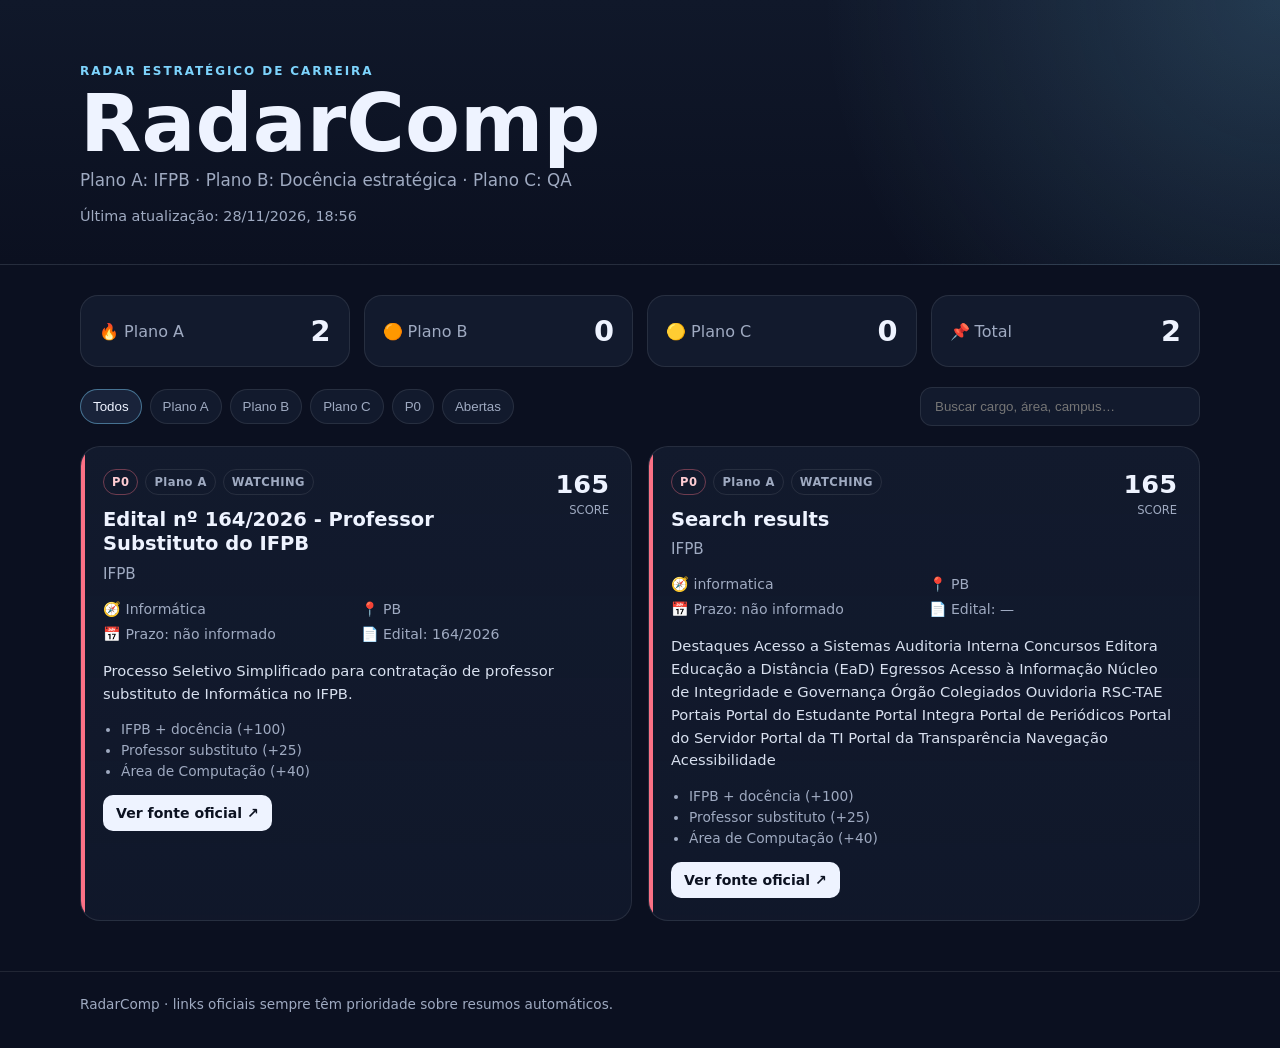
<file: site/index.html>
<!doctype html>
<html lang="pt-BR">
<head>
  <meta charset="utf-8">
  <meta name="viewport" content="width=device-width, initial-scale=1">
  <meta name="description" content="RadarComp — radar estratégico de oportunidades em Computação">
  <title>RadarComp</title>
  <link rel="stylesheet" href="css/styles.css">
</head>
<body>
  <header class="hero">
    <div class="container">
      <div class="eyebrow">RADAR ESTRATÉGICO DE CARREIRA</div>
      <h1>RadarComp</h1>
      <p>Plano A: IFPB · Plano B: Docência estratégica · Plano C: QA</p>
      <div id="last-update" class="last-update">Carregando atualização…</div>
    </div>
  </header>

  <main class="container">
    <section class="summary-grid" aria-label="Resumo">
      <article class="summary-card"><span>🔥 Plano A</span><strong id="count-a">0</strong></article>
      <article class="summary-card"><span>🟠 Plano B</span><strong id="count-b">0</strong></article>
      <article class="summary-card"><span>🟡 Plano C</span><strong id="count-c">0</strong></article>
      <article class="summary-card"><span>📌 Total</span><strong id="count-total">0</strong></article>
    </section>

    <section class="toolbar">
      <div class="filters" id="filters">
        <button class="filter active" data-filter="all">Todos</button>
        <button class="filter" data-filter="A">Plano A</button>
        <button class="filter" data-filter="B">Plano B</button>
        <button class="filter" data-filter="C">Plano C</button>
        <button class="filter" data-filter="P0">P0</button>
        <button class="filter" data-filter="OPEN">Abertas</button>
      </div>
      <input id="search" type="search" placeholder="Buscar cargo, área, campus…" aria-label="Buscar oportunidades">
    </section>

    <section id="opportunities" class="cards" aria-live="polite"></section>
    <div id="empty" class="empty hidden">Nenhuma oportunidade corresponde aos filtros atuais.</div>
  </main>

  <footer>
    <div class="container">RadarComp · links oficiais sempre têm prioridade sobre resumos automáticos.</div>
  </footer>
  <script src="js/app.js"></script>
</body>
</html>
</file>
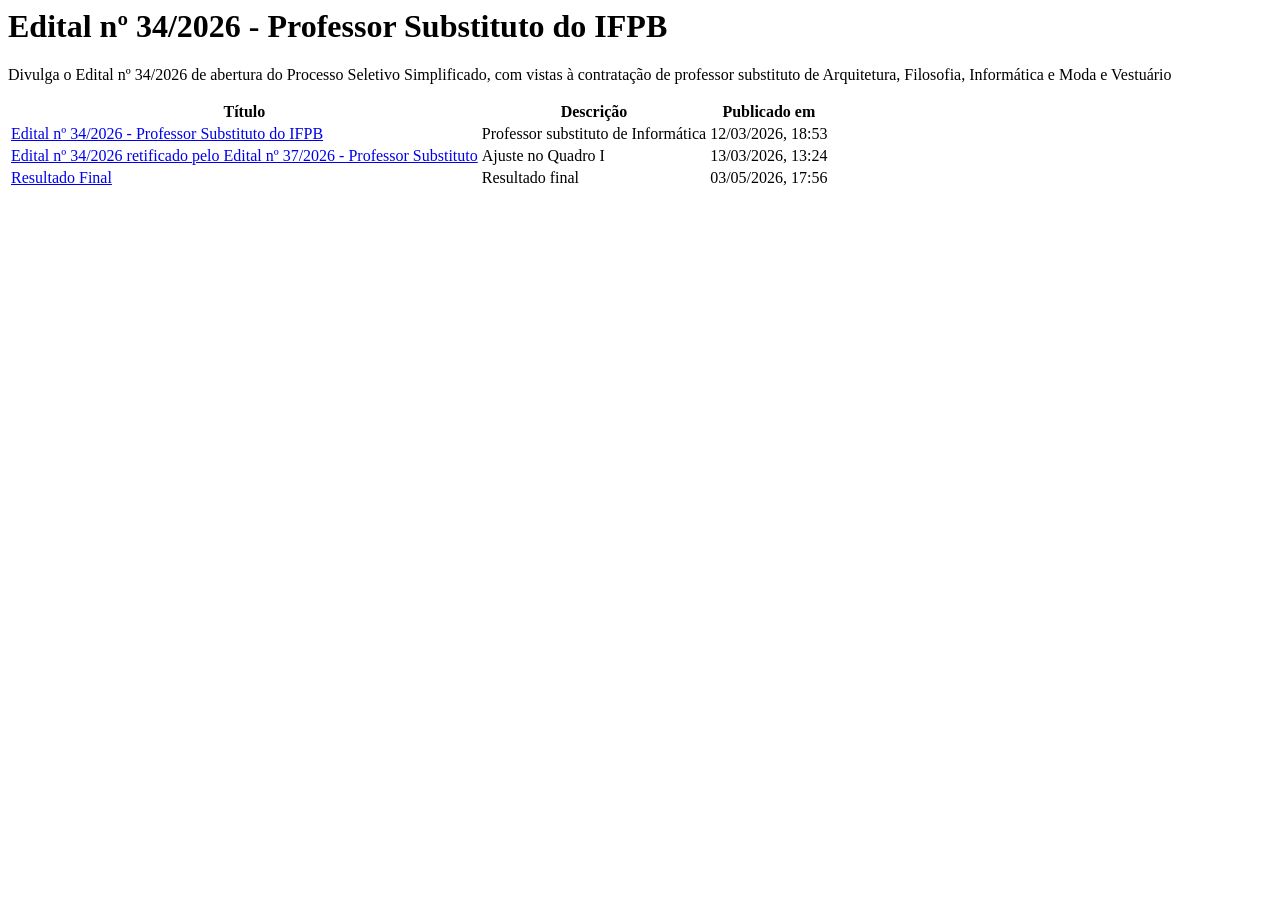
<file: tests/fixtures/ifpb_detail.html>
<html><body><main>
<h1>Edital nº 34/2026 - Professor Substituto do IFPB</h1>
<p>Divulga o Edital nº 34/2026 de abertura do Processo Seletivo Simplificado, com vistas à contratação de professor substituto de Arquitetura, Filosofia, Informática e Moda e Vestuário</p>
<table><thead><tr><th>Título</th><th>Descrição</th><th>Publicado em</th></tr></thead><tbody>
<tr><td><a href="edital-34.pdf">Edital nº 34/2026 - Professor Substituto do IFPB</a></td><td>Professor substituto de Informática</td><td>12/03/2026, 18:53</td></tr>
<tr><td><a href="retificado.pdf">Edital nº 34/2026 retificado pelo Edital nº 37/2026 - Professor Substituto</a></td><td>Ajuste no Quadro I</td><td>13/03/2026, 13:24</td></tr>
<tr><td><a href="resultado.pdf">Resultado Final</a></td><td>Resultado final</td><td>03/05/2026, 17:56</td></tr>
</tbody></table>
</main></body></html>
</file>
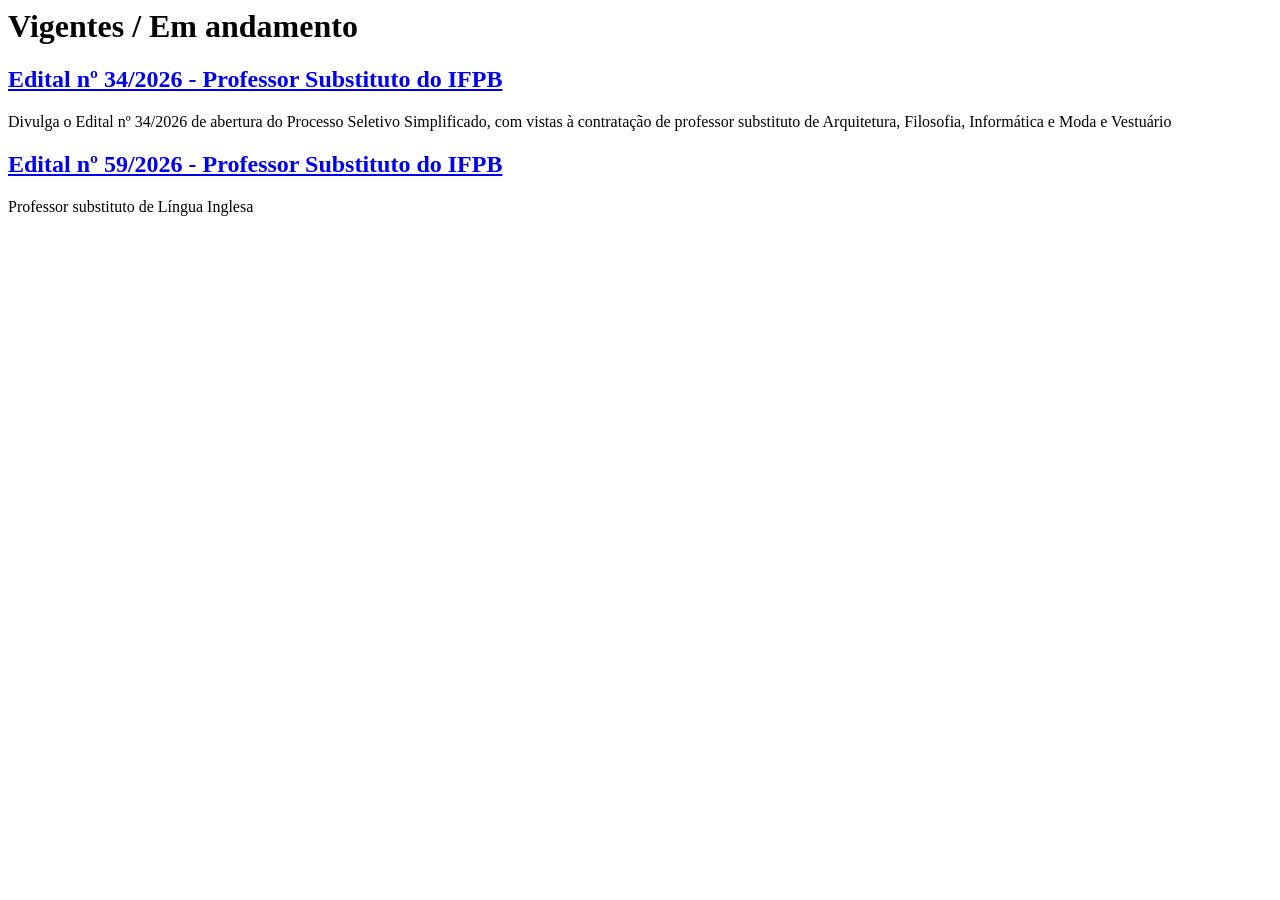
<file: tests/fixtures/ifpb_listing.html>
<html><body><main id="content">
<h1>Vigentes / Em andamento</h1>
<div class="listing-item"><h2><a href="/concursopublico/professor-substituto/vigentes/edital-no-34-2026-professor-substituto-do-ifpb">Edital nº 34/2026 - Professor Substituto do IFPB</a></h2><p>Divulga o Edital nº 34/2026 de abertura do Processo Seletivo Simplificado, com vistas à contratação de professor substituto de Arquitetura, Filosofia, Informática e Moda e Vestuário</p></div>
<div class="listing-item"><h2><a href="/concursopublico/professor-substituto/vigentes/edital-no-59-2026-professor-substituto-do-ifpb">Edital nº 59/2026 - Professor Substituto do IFPB</a></h2><p>Professor substituto de Língua Inglesa</p></div>
</main></body></html>
</file>
<file: site/css/styles.css>
:root {
  --bg: #0b1020;
  --surface: #121a2d;
  --surface-2: #19233a;
  --text: #eef3ff;
  --muted: #9faac1;
  --border: rgba(255,255,255,.09);
  --accent: #7dd3fc;
  --p0: #fb7185;
  --p1: #fb923c;
  --p2: #facc15;
  --p3: #94a3b8;
}
* { box-sizing: border-box; }
body { margin: 0; font-family: Inter, ui-sans-serif, system-ui, -apple-system, BlinkMacSystemFont, "Segoe UI", sans-serif; background: var(--bg); color: var(--text); }
a { color: inherit; }
.container { width: min(1120px, calc(100% - 32px)); margin: 0 auto; }
.hero { padding: 64px 0 40px; background: radial-gradient(circle at top right, rgba(125,211,252,.18), transparent 35%), linear-gradient(180deg, #10182a, var(--bg)); border-bottom: 1px solid var(--border); }
.eyebrow { color: var(--accent); font-size: .75rem; letter-spacing: .16em; font-weight: 800; }
h1 { margin: 8px 0 8px; font-size: clamp(2.5rem, 8vw, 5rem); line-height: .95; }
.hero p { margin: 0; color: var(--muted); font-size: 1.05rem; }
.last-update { margin-top: 18px; color: var(--muted); font-size: .9rem; }
.summary-grid { display: grid; grid-template-columns: repeat(4, 1fr); gap: 14px; margin: 30px 0 20px; }
.summary-card { background: var(--surface); border: 1px solid var(--border); border-radius: 18px; padding: 18px; display: flex; align-items: center; justify-content: space-between; }
.summary-card span { color: var(--muted); }
.summary-card strong { font-size: 1.8rem; }
.toolbar { display: flex; gap: 18px; justify-content: space-between; align-items: center; margin: 20px 0; }
.filters { display: flex; flex-wrap: wrap; gap: 8px; }
.filter { border: 1px solid var(--border); background: var(--surface); color: var(--muted); padding: 9px 12px; border-radius: 999px; cursor: pointer; }
.filter:hover,.filter.active { color: var(--text); border-color: rgba(125,211,252,.45); background: var(--surface-2); }
input[type="search"] { min-width: 280px; background: var(--surface); color: var(--text); border: 1px solid var(--border); border-radius: 12px; padding: 11px 14px; outline: none; }
.cards { display: grid; grid-template-columns: repeat(2, minmax(0,1fr)); gap: 16px; padding-bottom: 50px; }
.card { background: linear-gradient(180deg, var(--surface), rgba(18,26,45,.82)); border: 1px solid var(--border); border-radius: 20px; padding: 22px; position: relative; overflow: hidden; }
.card::before { content:""; position:absolute; inset:0 auto 0 0; width:4px; background: var(--p3); }
.card[data-priority="P0"]::before { background: var(--p0); }
.card[data-priority="P1"]::before { background: var(--p1); }
.card[data-priority="P2"]::before { background: var(--p2); }
.card-top { display:flex; justify-content:space-between; gap:12px; align-items:flex-start; }
.badges { display:flex; flex-wrap:wrap; gap:7px; margin-bottom:13px; }
.badge { font-size:.72rem; font-weight:800; letter-spacing:.04em; border:1px solid var(--border); padding:5px 8px; border-radius:999px; color:var(--muted); }
.badge.priority-P0 { color:#fecdd3; border-color:rgba(251,113,133,.4); }
.badge.priority-P1 { color:#fed7aa; border-color:rgba(251,146,60,.4); }
.badge.priority-P2 { color:#fef08a; border-color:rgba(250,204,21,.35); }
.card h2 { font-size:1.22rem; margin:0 0 8px; line-height:1.25; }
.institution { color:var(--muted); font-size:.95rem; }
.score { text-align:right; min-width:70px; }
.score strong { display:block; font-size:1.6rem; }
.score span { color:var(--muted); font-size:.72rem; text-transform:uppercase; }
.meta { display:grid; grid-template-columns:repeat(2,minmax(0,1fr)); gap:9px; margin:18px 0; color:var(--muted); font-size:.88rem; }
.description { color:#d8e0ef; line-height:1.55; font-size:.92rem; }
.reasons { margin:16px 0; padding:0 0 0 18px; color:var(--muted); font-size:.86rem; }
.reasons li { margin:5px 0; }
.card a.button { display:inline-block; text-decoration:none; background:var(--text); color:#0c1221; padding:10px 13px; border-radius:10px; font-weight:800; font-size:.88rem; }
.empty { padding:60px 0; color:var(--muted); text-align:center; }
.hidden { display:none; }
footer { border-top:1px solid var(--border); color:var(--muted); padding:24px 0 36px; font-size:.85rem; }
@media (max-width: 800px) { .summary-grid { grid-template-columns:repeat(2,1fr); } .cards { grid-template-columns:1fr; } .toolbar { align-items:stretch; flex-direction:column; } input[type="search"] { min-width:0; width:100%; } }
</file>
